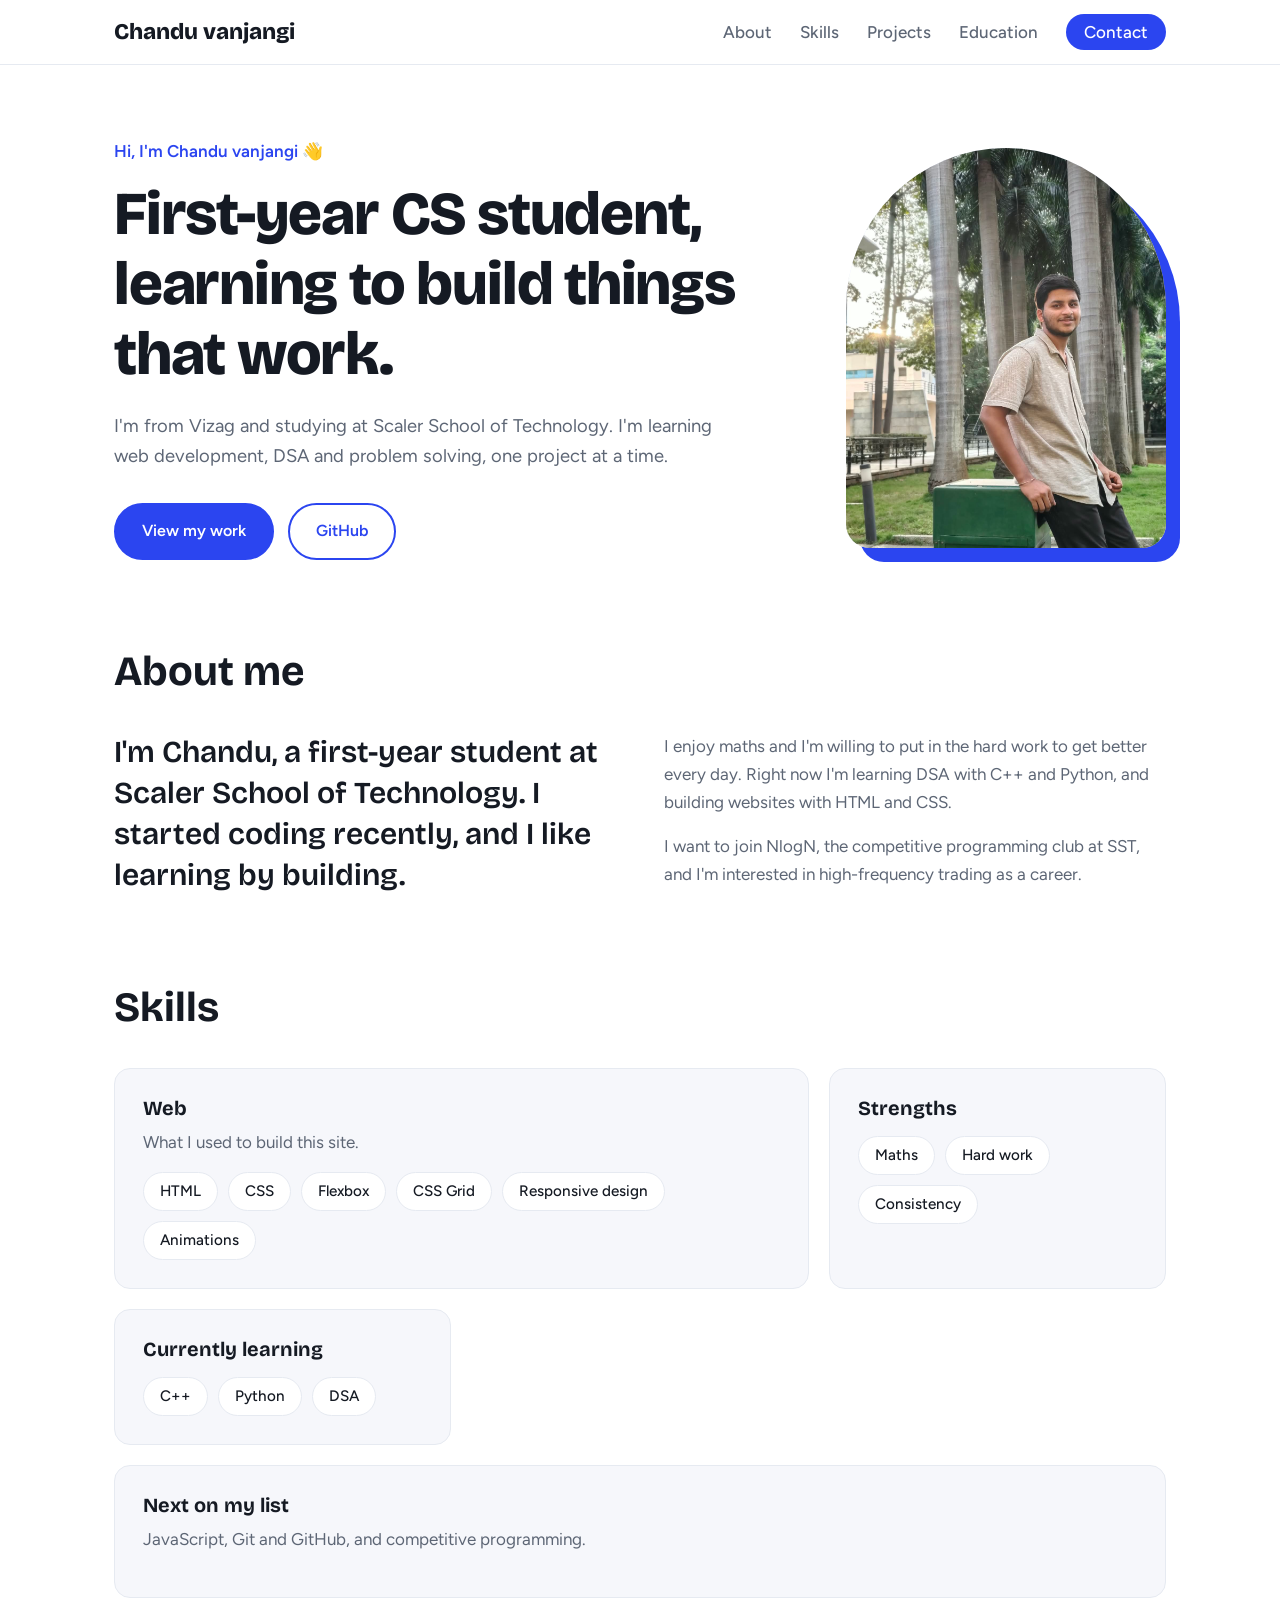
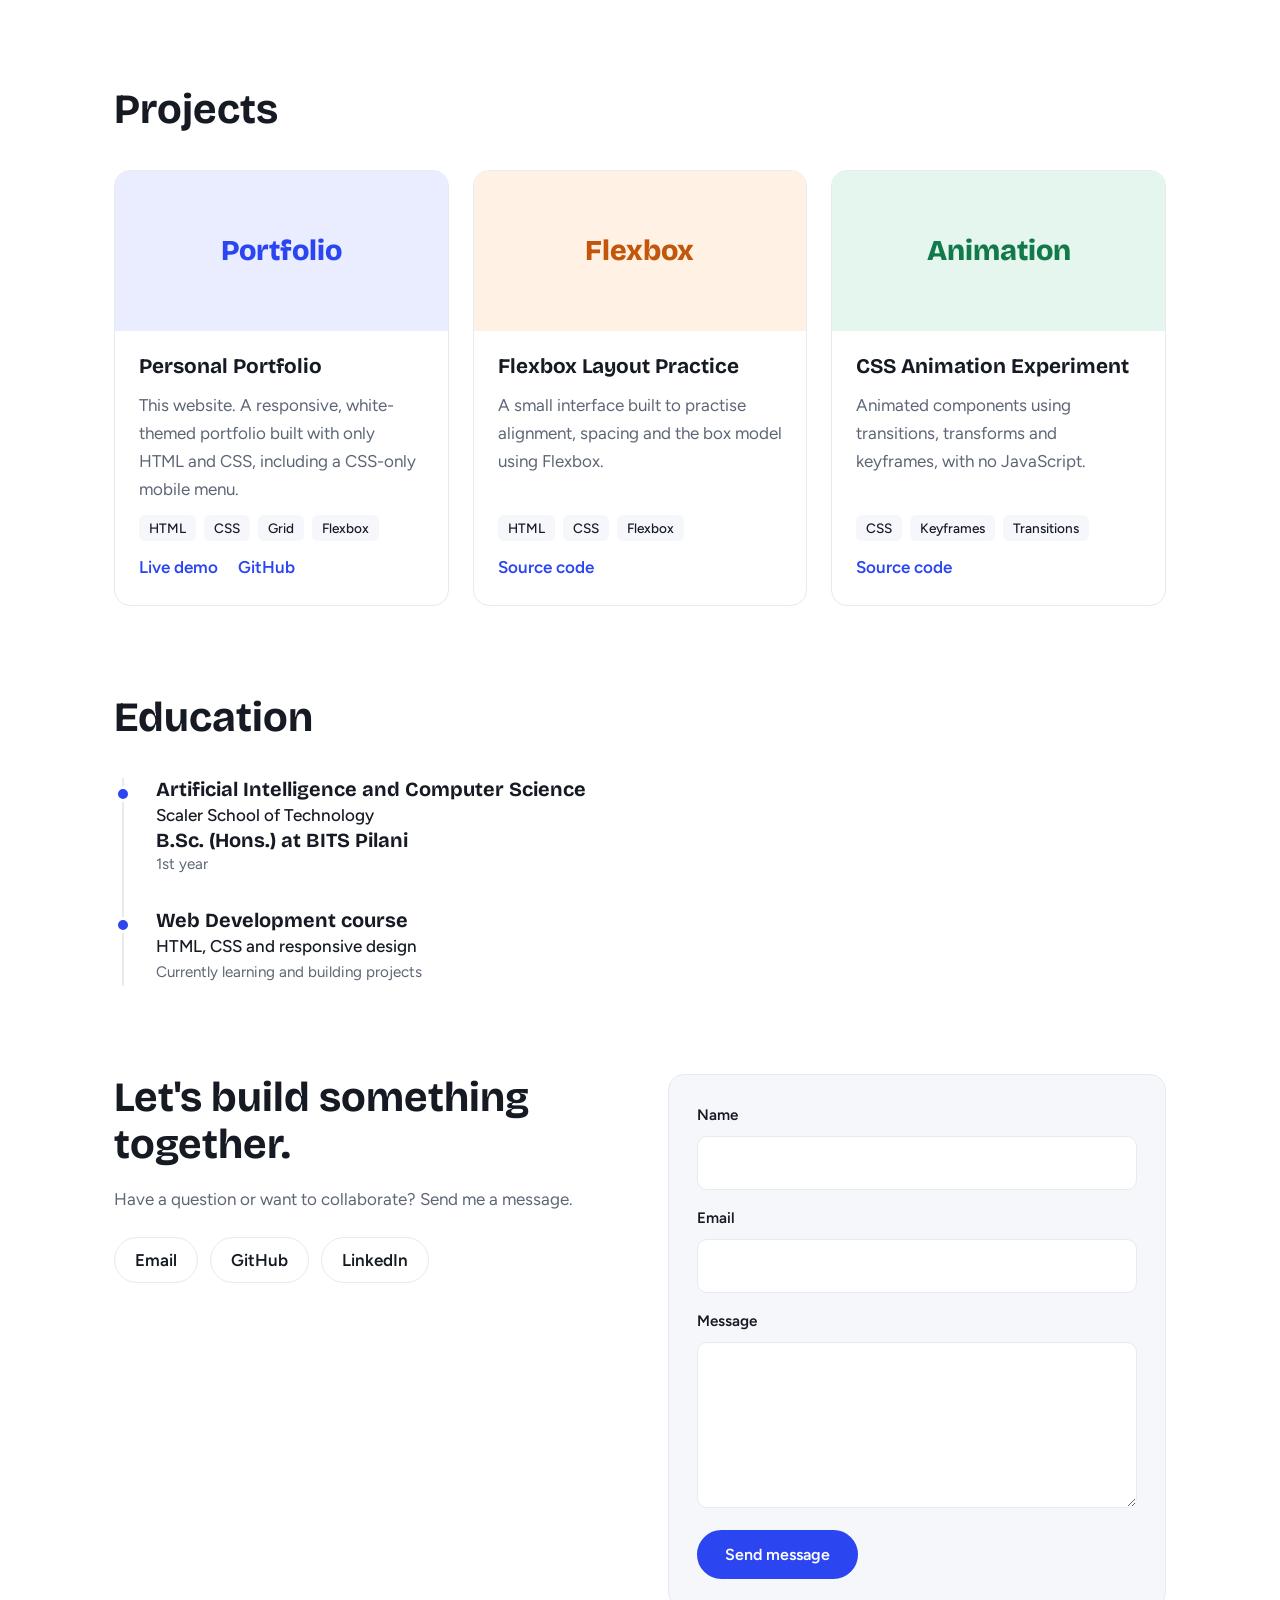
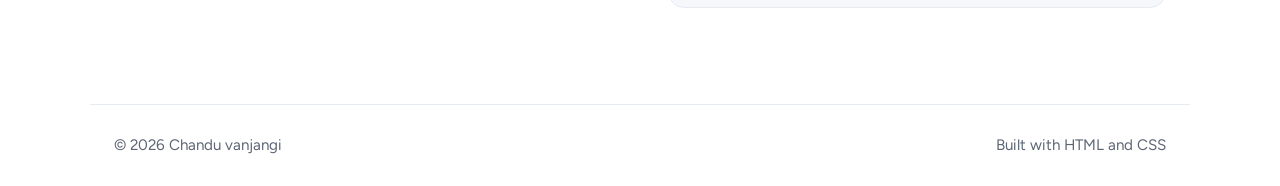
<file: index.html>
<!DOCTYPE html>
<html lang="en">
<head>
  <meta charset="UTF-8">
  <meta name="viewport" content="width=device-width, initial-scale=1">
  <title>Chandu | Portfolio</title>
  <meta name="description" content="Portfolio of Chandu, a first-year Computer Science student at Scaler School of Technology.">
  <link rel="preconnect" href="https://fonts.googleapis.com">
  <link rel="preconnect" href="https://fonts.gstatic.com" crossorigin>
  <link href="https://fonts.googleapis.com/css2?family=Bricolage+Grotesque:wght@600;700;800&family=Figtree:wght@400;500;600&display=swap" rel="stylesheet">
  <link rel="stylesheet" href="style.css">
</head>
<body>

  <!-- NAVBAR (sticky, CSS-only mobile menu) -->
  <header class="site-header">
    <nav class="nav" aria-label="Main navigation">
      <a class="logo" href="#hero">Chandu vanjangi</a>

      <input type="checkbox" id="menu-toggle" class="menu-toggle">
      <label for="menu-toggle" class="menu-button" aria-label="Toggle menu"><span></span></label>

      <ul class="nav-links">
        <li><a href="#about">About</a></li>
        <li><a href="#skills">Skills</a></li>
        <li><a href="#projects">Projects</a></li>
        <li><a href="#education">Education</a></li>
        <li><a href="#contact" class="nav-cta">Contact</a></li>
      </ul>
    </nav>
  </header>

  <main>

    <!-- HERO -->
    <section id="hero" class="hero">
      <div class="hero-text">
        <p class="hero-hello">Hi, I'm Chandu vanjangi 👋</p>
        <h1>First-year CS student, learning to build things that work.</h1>
        <p class="hero-intro">
          I'm from Vizag and studying at Scaler School of Technology.
          I'm learning web development, DSA and problem solving, one project at a time.
        </p>
        <div class="hero-buttons">
          <a href="#projects" class="btn btn-primary">View my work</a>
          <a href="https://github.com/chandu-vanjangi" class="btn btn-outline" target="_blank" rel="noopener">GitHub</a>
        </div>
      </div>

      <div class="hero-photo">
        <div class="photo-frame">
          <span class="photo-initial" aria-hidden="true">C</span>
          <img src="images/profile.jpeg" alt="Chandu vanjangi portrait">
        </div>
       
      </div>
    </section>

    <!-- ABOUT -->
    <section id="about" class="section">
      <h2>About me</h2>
      <div class="about-grid">
        <p class="about-lead">
          I'm Chandu, a first-year student at Scaler School of Technology.
          I started coding recently, and I like learning by building.
        </p>
        <div class="about-more">
          <p>
            I enjoy maths and I'm willing to put in the hard work to get better every day.
            Right now I'm learning DSA with C++ and Python, and building websites with HTML and CSS.
          </p>
          <p>
            I want to join NlogN, the competitive programming club at SST,
            and I'm interested in high-frequency trading as a career.
          </p>
        </div>
      </div>
    </section>

    <!-- SKILLS (CSS Grid bento) -->
    <section id="skills" class="section">
      <h2>Skills</h2>
      <div class="skills-grid">

        <article class="skill-card skill-web">
          <h3>Web</h3>
          <p>What I used to build this site.</p>
          <ul class="pills">
            <li>HTML</li>
            <li>CSS</li>
            <li>Flexbox</li>
            <li>CSS Grid</li>
            <li>Responsive design</li>
            <li>Animations</li>
          </ul>
        </article>

        <article class="skill-card">
          <h3>Strengths</h3>
          <ul class="pills">
            <li>Maths</li>
            <li>Hard work</li>
            <li>Consistency</li>
          </ul>
        </article>

        <article class="skill-card">
          <h3>Currently learning</h3>
          <ul class="pills">
            <li>C++</li>
            <li>Python</li>
            <li>DSA</li>
          </ul>
        </article>

        <article class="skill-card skill-wide">
          <h3>Next on my list</h3>
          <p>JavaScript, Git and GitHub, and competitive programming.</p>
        </article>

      </div>
    </section>

    <!-- PROJECTS -->
    <section id="projects" class="section">
      <h2>Projects</h2>
      <div class="projects-grid">

        <article class="project-card">
          <div class="project-thumb thumb-1" aria-hidden="true">
            <span>Portfolio</span>
          </div>
          <div class="project-body">
            <h3>Personal Portfolio</h3>
            <p>This website. A responsive, white-themed portfolio built with only HTML and CSS, including a CSS-only mobile menu.</p>
            <ul class="tags"><li>HTML</li><li>CSS</li><li>Grid</li><li>Flexbox</li></ul>
            <div class="project-links">
              <a href="#hero">Live demo</a>
              <a href="https://github.com/chandu-vanjangi" target="_blank" rel="noopener">GitHub</a>
            </div>
          </div>
        </article>

        <article class="project-card">
          <div class="project-thumb thumb-2" aria-hidden="true">
            <span>Flexbox</span>
          </div>
          <div class="project-body">
            <h3>Flexbox Layout Practice</h3>
            <p>A small interface built to practise alignment, spacing and the box model using Flexbox.</p>
            <ul class="tags"><li>HTML</li><li>CSS</li><li>Flexbox</li></ul>
            <div class="project-links">
              <a href="https://github.com/chandu-vanjangi" target="_blank" rel="noopener">Source code</a>
            </div>
          </div>
        </article>

        <article class="project-card">
          <div class="project-thumb thumb-3" aria-hidden="true">
            <span>Animation</span>
          </div>
          <div class="project-body">
            <h3>CSS Animation Experiment</h3>
            <p>Animated components using transitions, transforms and keyframes, with no JavaScript.</p>
            <ul class="tags"><li>CSS</li><li>Keyframes</li><li>Transitions</li></ul>
            <div class="project-links">
              <a href="https://github.com/chandu-vanjangi" target="_blank" rel="noopener">Source code</a>
            </div>
          </div>
        </article>

      </div>
    </section>

    <!-- EDUCATION -->
    <section id="education" class="section">
      <h2>Education</h2>
      <div class="timeline">
        <article class="timeline-item">
          <h3>Artificial Intelligence and Computer Science</h3>
          <p class="timeline-place">Scaler School of Technology</p>
          <h3>B.Sc. (Hons.) at BITS Pilani</h3>
          <p class="timeline-date">1st year</p>
        </article>
        <article class="timeline-item">
          <h3>Web Development course</h3>
          <p class="timeline-place">HTML, CSS and responsive design</p>
          <p class="timeline-date">Currently learning and building projects</p>
        </article>
      </div>
    </section>

    <!-- CONTACT -->
    <section id="contact" class="section contact">
      <div class="contact-info">
        <h2>Let's build something together.</h2>
        <p>Have a question or want to collaborate? Send me a message.</p>
        <ul class="contact-links">
          <li><a href="mailto:vanjangi.chandu18@gmail.com">Email</a></li>
          <li><a href="https://github.com/chandu-vanjangi" target="_blank" rel="noopener">GitHub</a></li>
          <li><a href="https://www.linkedin.com/in/vanjangi-chandu-4593a7421/" target="_blank" rel="noopener">LinkedIn</a></li>
        </ul>
      </div>

      <!-- Front-end only form: opens the visitor's email app -->
      <form class="contact-form" action="mailto:vanjangi.chandu18@gmail.com" method="post" enctype="text/plain">
        <label for="name">Name</label>
        <input type="text" id="name" name="name" required>

        <label for="email">Email</label>
        <input type="email" id="email" name="email" required>

        <label for="message">Message</label>
        <textarea id="message" name="message" rows="5" required></textarea>

        <button type="submit" class="btn btn-primary">Send message</button>
      </form>
    </section>

  </main>

  <!-- FOOTER -->
  <footer class="site-footer">
    <p>© 2026 Chandu vanjangi</p>
    <p>Built with HTML and CSS</p>
  </footer>

</body>
</html>
</file>
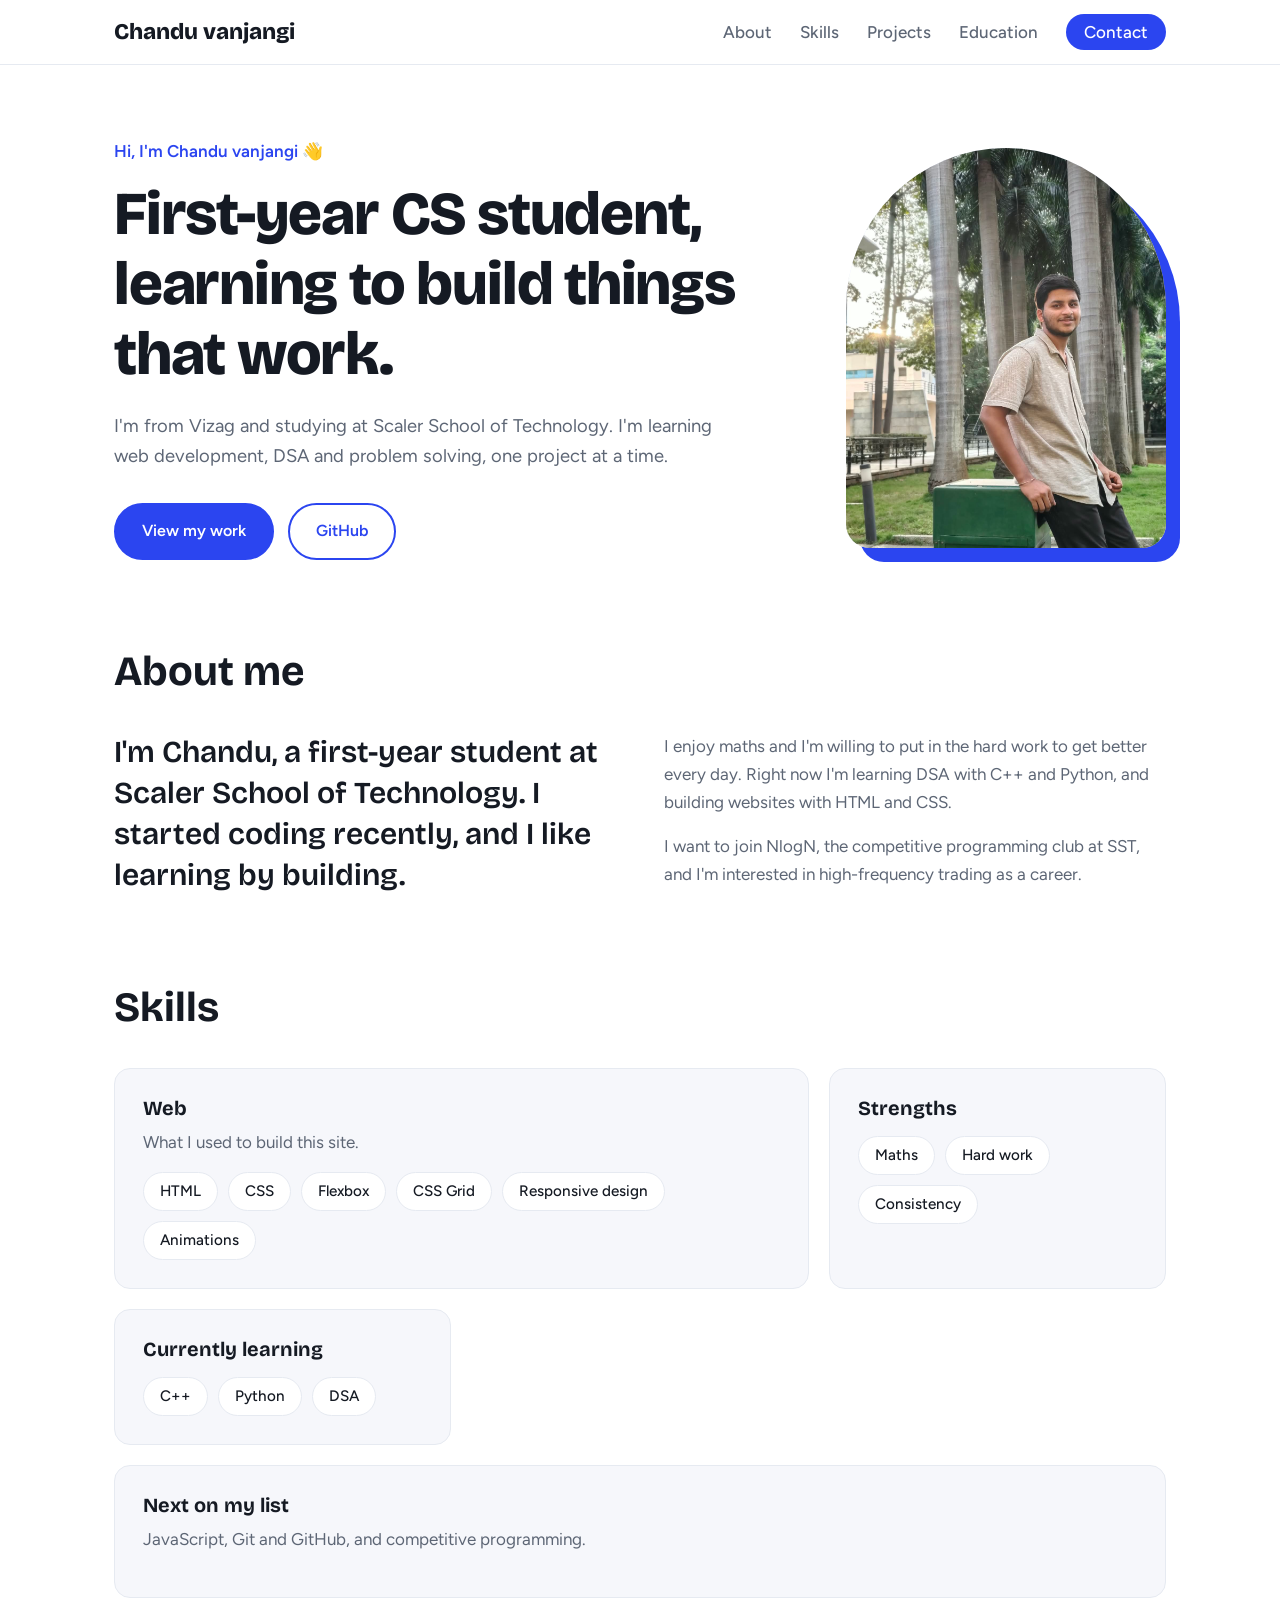
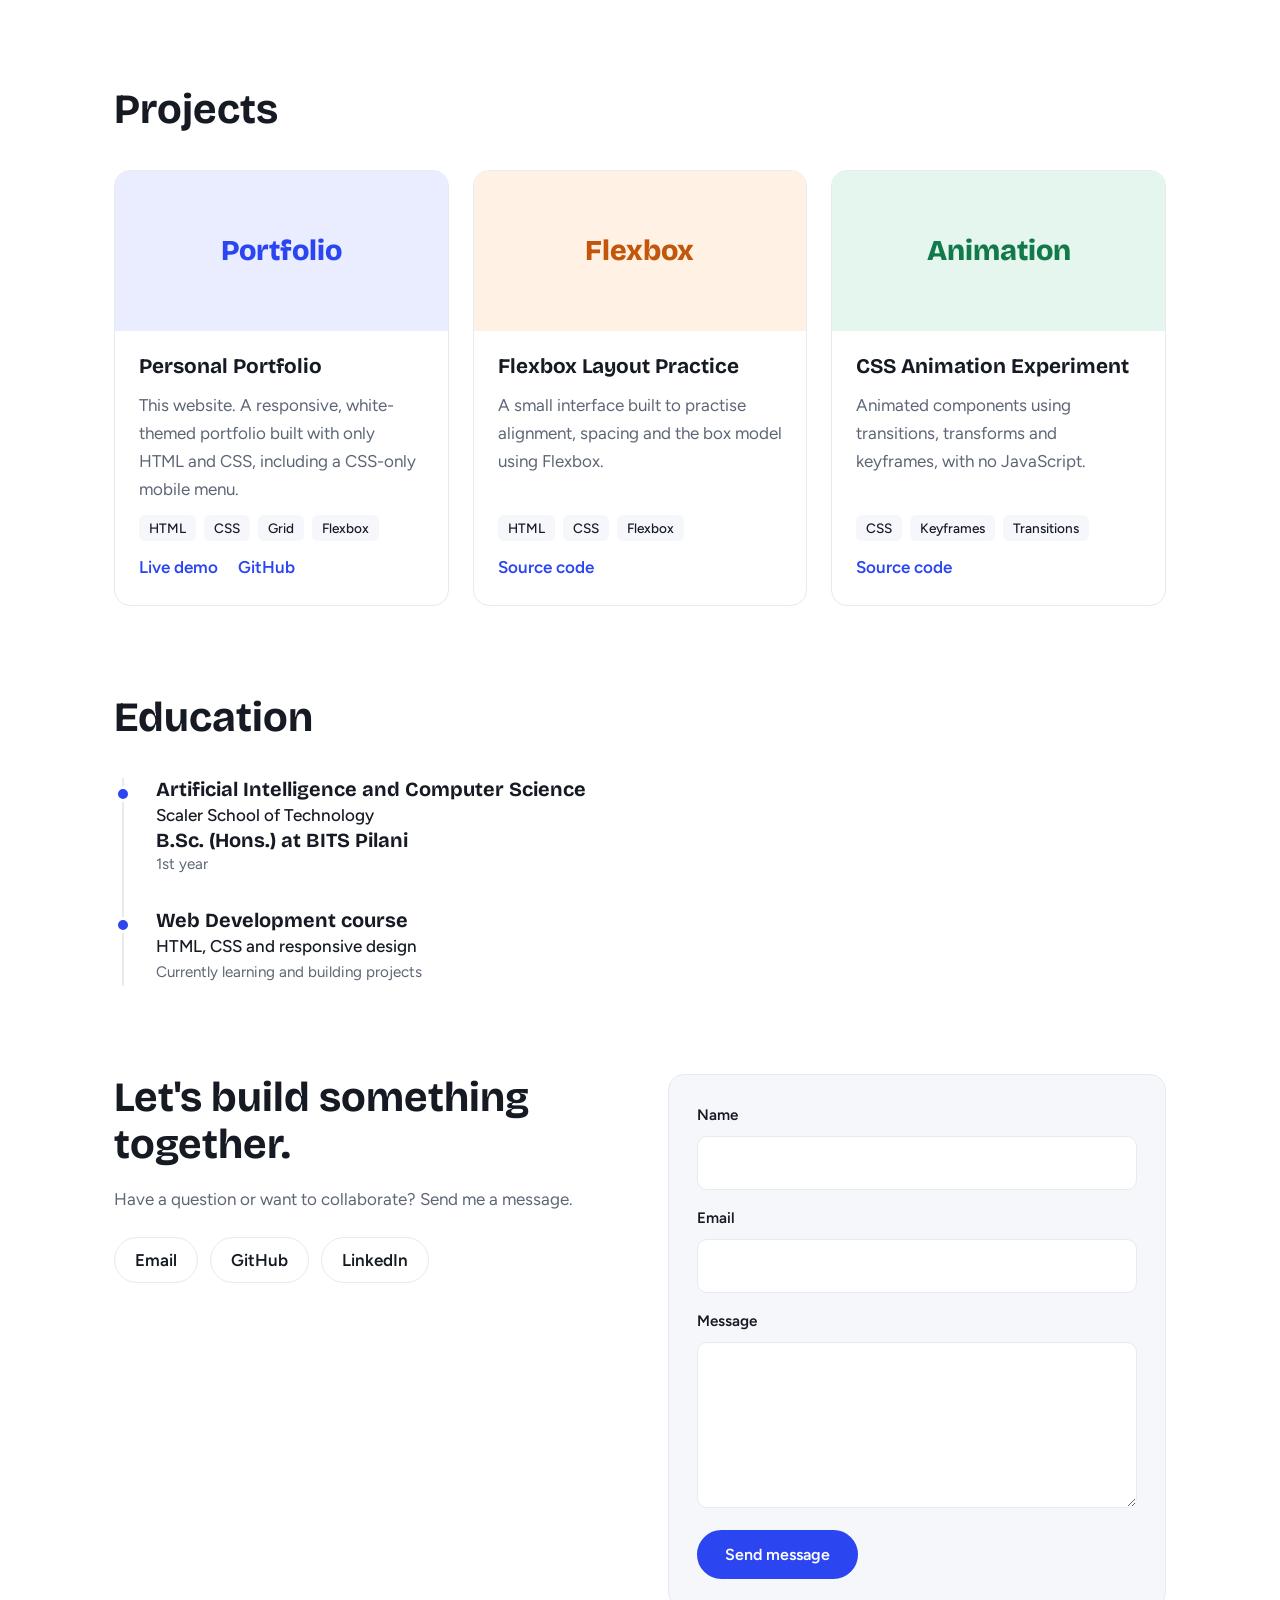
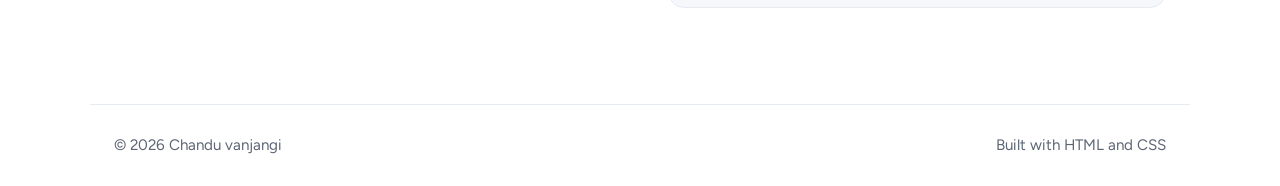
<file: website.html>
<!DOCTYPE html>
<html lang="en">
<head>
  <meta charset="UTF-8">
  <meta name="viewport" content="width=device-width, initial-scale=1">
  <title>Chandu | Portfolio</title>
  <meta name="description" content="Portfolio of Chandu, a first-year Computer Science student at Scaler School of Technology.">
  <link rel="preconnect" href="https://fonts.googleapis.com">
  <link rel="preconnect" href="https://fonts.gstatic.com" crossorigin>
  <link href="https://fonts.googleapis.com/css2?family=Bricolage+Grotesque:wght@600;700;800&family=Figtree:wght@400;500;600&display=swap" rel="stylesheet">
  <style>/* ---------- DESIGN TOKENS: change a color here and it changes everywhere ---------- */
:root {
  --bg: #ffffff;
  --surface: #f6f7fb;
  --text: #151a23;
  --muted: #5d6675;
  --line: #e6eaf1;
  --accent: #2b45f0;
  --accent-soft: #e9edff;

  --font-head: "Bricolage Grotesque", "Segoe UI", system-ui, sans-serif;
  --font-body: "Figtree", "Segoe UI", system-ui, sans-serif;

  --radius: 16px;
  --nav-height: 64px;
}

/* ---------- RESET + BASE ---------- */
/* border-box: width includes padding + border (box model fix) */
*, *::before, *::after { box-sizing: border-box; }

html {
  scroll-behavior: smooth;
  scroll-padding-top: var(--nav-height); /* sticky nav won't cover section titles */
}

body {
  margin: 0;
  background: var(--bg);
  color: var(--text);
  font-family: var(--font-body);
  font-size: 1.0625rem;
  line-height: 1.65;
}

h1, h2, h3 {
  font-family: var(--font-head);
  line-height: 1.15;
  margin: 0;
}

p { margin: 0; }
ul { list-style: none; margin: 0; padding: 0; }
a { color: inherit; }
img { max-width: 100%; display: block; }

:focus-visible {
  outline: 3px solid var(--accent);
  outline-offset: 3px;
}

/* ---------- NAVBAR (position: sticky + Flexbox) ---------- */
.site-header {
  position: sticky;
  top: 0;
  z-index: 100;               /* keeps nav above all content */
  background: rgba(255, 255, 255, 0.95);
  border-bottom: 1px solid var(--line);
}

.nav {
  max-width: 1100px;
  margin: 0 auto;
  height: var(--nav-height);
  padding: 0 24px;
  display: flex;
  align-items: center;
  justify-content: space-between;
}

.logo {
  font-family: var(--font-head);
  font-weight: 800;
  font-size: 1.4rem;
  text-decoration: none;
}

.nav-links {
  display: flex;
  align-items: center;
  gap: 28px;
}

.nav-links a {
  text-decoration: none;
  font-weight: 500;
  color: var(--muted);
  transition: color 0.2s ease;
}
.nav-links a:hover { color: var(--text); }

.nav-links .nav-cta {
  color: #fff;
  background: var(--accent);
  padding: 8px 18px;
  border-radius: 999px;
}
.nav-links .nav-cta:hover { color: #fff; background: #1f33c4; }

/* CSS-only hamburger: hidden checkbox + label */
.menu-toggle { display: none; }
.menu-button { display: none; }

@media (max-width: 760px) {
  .menu-button {
    display: flex;
    align-items: center;
    justify-content: center;
    width: 44px;
    height: 44px;
    cursor: pointer;
  }

  /* the three lines are one span + its pseudo-elements */
  .menu-button span,
  .menu-button span::before,
  .menu-button span::after {
    content: "";
    display: block;
    width: 22px;
    height: 2px;
    background: var(--text);
    position: relative;
    transition: transform 0.25s ease, background 0.25s ease;
  }
  .menu-button span::before { position: absolute; top: -7px; }
  .menu-button span::after  { position: absolute; top: 7px; }

  /* checked = menu open: turn the lines into an X */
  .menu-toggle:checked + .menu-button span { background: transparent; }
  .menu-toggle:checked + .menu-button span::before { transform: translateY(7px) rotate(45deg); }
  .menu-toggle:checked + .menu-button span::after  { transform: translateY(-7px) rotate(-45deg); }

  .nav-links {
    display: none;
    position: absolute;       /* drops below the navbar */
    top: var(--nav-height);
    left: 0;
    right: 0;
    flex-direction: column;
    align-items: stretch;
    gap: 0;
    background: var(--bg);
    border-bottom: 1px solid var(--line);
    padding: 8px 24px 20px;
  }
  .nav-links li a { display: block; padding: 12px 0; }
  .nav-links .nav-cta { margin-top: 8px; text-align: center; }

  .menu-toggle:checked ~ .nav-links { display: flex; }
}

/* ---------- SHARED LAYOUT ---------- */
.section {
  max-width: 1100px;
  margin: 0 auto;
  padding: 88px 24px 0;
}

.section > h2 {
  font-size: clamp(1.9rem, 4vw, 2.6rem);
  margin-bottom: 36px;
}

/* Buttons */
.btn {
  display: inline-block;
  padding: 13px 26px;
  border-radius: 999px;
  font-family: var(--font-body);
  font-size: 1rem;
  font-weight: 600;
  text-decoration: none;
  border: 2px solid var(--accent);
  cursor: pointer;
  transition: transform 0.2s ease, background 0.2s ease, color 0.2s ease;
}
.btn-primary { background: var(--accent); color: #fff; }
.btn-primary:hover { background: #1f33c4; border-color: #1f33c4; transform: translateY(-3px); }
.btn-outline { background: transparent; color: var(--accent); }
.btn-outline:hover { background: var(--accent-soft); transform: translateY(-3px); }

/* ---------- HERO (Flexbox split layout) ---------- */
.hero {
  max-width: 1100px;
  margin: 0 auto;
  padding: 72px 24px 0;
  display: flex;
  align-items: center;
  justify-content: space-between;
  gap: 56px;
}

.hero-text { flex: 1; }     /* text takes the leftover space */

.hero-hello {
  font-weight: 600;
  color: var(--accent);
  margin-bottom: 14px;
}

.hero h1 {
  font-size: clamp(2.3rem, 5.2vw, 3.8rem);
  font-weight: 800;
  letter-spacing: -0.02em;
  margin-bottom: 22px;
}

.hero-intro {
  max-width: 52ch;
  color: var(--muted);
  font-size: 1.15rem;
  margin-bottom: 32px;
}

.hero-buttons { display: flex; flex-wrap: wrap; gap: 14px; }

/* Photo: arch shape + offset accent block behind it */
.hero-photo {
  position: relative;       /* anchor for the absolute badge */
  flex: 0 0 auto;
}

.photo-frame {
  position: relative;
  width: 320px;
  height: 400px;
  border-radius: 160px 160px 24px 24px;   /* round top = arch */
  background: var(--accent-soft);
  overflow: hidden;
  box-shadow: 14px 14px 0 var(--accent);
  animation: rise 0.9s ease both;          /* page-load animation */
}

.photo-frame img {
  position: absolute;
  inset: 0;                  /* covers the whole frame */
  width: 100%;
  height: 100%;
  object-fit: cover;         /* crops instead of stretching */
  object-position: center top;
}

/* Shown behind the photo until you add images/profile.jpg */
.photo-initial {
  position: absolute;
  inset: 0;
  display: flex;
  align-items: center;
  justify-content: center;
  font-family: var(--font-head);
  font-size: 9rem;
  font-weight: 800;
  color: var(--accent);
}

.badge {
  position: absolute;
  left: -28px;
  bottom: 36px;
  background: #fff;
  border: 1px solid var(--line);
  border-radius: 999px;
  padding: 8px 18px;
  font-size: 0.95rem;
  font-weight: 600;
  box-shadow: 0 6px 20px rgba(21, 26, 35, 0.1);
  animation: float 4s ease-in-out infinite;  /* gentle floating loop */
}

@keyframes rise {
  from { opacity: 0; transform: translateY(24px); }
  to   { opacity: 1; transform: translateY(0); }
}

@keyframes float {
  0%, 100% { transform: translateY(0); }
  50%      { transform: translateY(-8px); }
}

@media (max-width: 860px) {
  .hero {
    flex-direction: column-reverse;   /* photo first on mobile */
    align-items: flex-start;
    padding-top: 40px;
    gap: 44px;
  }
  .photo-frame { width: 260px; height: 330px; border-radius: 130px 130px 20px 20px; }
  .badge { left: 150px; }
}

/* ---------- ABOUT (Grid: 2 columns -> 1 column) ---------- */
.about-grid {
  display: grid;
  grid-template-columns: 1fr 1fr;
  gap: 48px;
  align-items: start;
}

.about-lead {
  font-family: var(--font-head);
  font-size: clamp(1.4rem, 2.6vw, 1.9rem);
  font-weight: 600;
  line-height: 1.35;
}

.about-more { display: grid; gap: 16px; color: var(--muted); }

@media (max-width: 760px) {
  .about-grid { grid-template-columns: 1fr; gap: 24px; }
}

/* ---------- SKILLS (Grid bento: cards span different columns) ---------- */
.skills-grid {
  display: grid;
  grid-template-columns: repeat(3, 1fr);
  gap: 20px;
}

.skill-card {
  background: var(--surface);
  border: 1px solid var(--line);
  border-radius: var(--radius);
  padding: 28px;
  transition: transform 0.25s ease, border-color 0.25s ease;
}
.skill-card:hover { transform: translateY(-6px); border-color: var(--accent); }

.skill-card h3 { font-size: 1.25rem; margin-bottom: 8px; }
.skill-card > p { color: var(--muted); margin-bottom: 16px; }
.skill-card > h3 + .pills { margin-top: 16px; }

.skill-web  { grid-column: span 2; }   /* wide card */
.skill-wide { grid-column: span 3; }   /* full-width card */

.pills { display: flex; flex-wrap: wrap; gap: 10px; }
.pills li {
  background: #fff;
  border: 1px solid var(--line);
  border-radius: 999px;
  padding: 6px 16px;
  font-weight: 500;
  font-size: 0.95rem;
}

@media (max-width: 860px) {
  .skills-grid { grid-template-columns: 1fr 1fr; }
  .skill-web, .skill-wide { grid-column: span 2; }
}
@media (max-width: 560px) {
  .skills-grid { grid-template-columns: 1fr; }
  .skill-web, .skill-wide { grid-column: span 1; }
}

/* ---------- PROJECTS (Grid: auto-fit makes it responsive by itself) ---------- */
.projects-grid {
  display: grid;
  grid-template-columns: repeat(auto-fit, minmax(290px, 1fr));
  gap: 24px;
}

.project-card {
  display: flex;
  flex-direction: column;
  background: #fff;
  border: 1px solid var(--line);
  border-radius: var(--radius);
  overflow: hidden;
  transition: transform 0.25s ease, box-shadow 0.25s ease;
}
.project-card:hover {
  transform: translateY(-8px);
  box-shadow: 0 18px 36px rgba(21, 26, 35, 0.1);
}

/* Colored thumbnails (swap for screenshots later) */
.project-thumb {
  height: 160px;
  display: flex;
  align-items: center;
  justify-content: center;
}
.project-thumb span {
  font-family: var(--font-head);
  font-size: 1.8rem;
  font-weight: 800;
  transition: transform 0.3s ease;
}
.project-card:hover .project-thumb span { transform: scale(1.1); }

.thumb-1 { background: var(--accent-soft); color: var(--accent); }
.thumb-2 { background: #fff1e3; color: #c2570c; }
.thumb-3 { background: #e5f6ee; color: #12794a; }

.project-body {
  flex: 1;                       /* body fills card so links stick to the bottom */
  display: flex;
  flex-direction: column;
  gap: 12px;
  padding: 24px;
}
.project-body h3 { font-size: 1.3rem; }
.project-body > p { color: var(--muted); flex: 1; }

.tags { display: flex; flex-wrap: wrap; gap: 8px; }
.tags li {
  background: var(--surface);
  border-radius: 6px;
  padding: 2px 10px;
  font-size: 0.85rem;
  font-weight: 500;
}

.project-links { display: flex; gap: 20px; font-weight: 600; }
.project-links a { color: var(--accent); text-decoration: none; }
.project-links a:hover { text-decoration: underline; }

/* ---------- EDUCATION (timeline: border + pseudo-element dots) ---------- */
.timeline {
  border-left: 2px solid var(--line);
  margin-left: 8px;
  display: grid;
  gap: 32px;
}

.timeline-item {
  position: relative;
  padding-left: 32px;
}
.timeline-item::before {          /* the dot on the line */
  content: "";
  position: absolute;
  left: -9px;
  top: 8px;
  width: 16px;
  height: 16px;
  border-radius: 50%;
  background: var(--accent);
  border: 3px solid #fff;
}

.timeline-item h3 { font-size: 1.25rem; }
.timeline-place { font-weight: 500; }
.timeline-date { color: var(--muted); font-size: 0.95rem; }

/* ---------- CONTACT ---------- */
.contact {
  display: grid;
  grid-template-columns: 1fr 1fr;
  gap: 56px;
  align-items: start;
}

.contact-info h2 {
  font-size: clamp(1.9rem, 4vw, 2.6rem);
  margin-bottom: 16px;
}
.contact-info > p { color: var(--muted); margin-bottom: 24px; }

.contact-links { display: flex; flex-wrap: wrap; gap: 12px; }
.contact-links a {
  display: inline-block;
  padding: 8px 20px;
  border: 1px solid var(--line);
  border-radius: 999px;
  text-decoration: none;
  font-weight: 600;
  transition: background 0.2s ease, border-color 0.2s ease;
}
.contact-links a:hover { background: var(--accent-soft); border-color: var(--accent); }

.contact-form {
  display: flex;
  flex-direction: column;
  gap: 8px;
  background: var(--surface);
  border: 1px solid var(--line);
  border-radius: var(--radius);
  padding: 28px;
}
.contact-form label { font-weight: 600; font-size: 0.95rem; }
.contact-form input,
.contact-form textarea {
  font: inherit;
  padding: 12px 14px;
  border: 1px solid var(--line);
  border-radius: 10px;
  background: #fff;
  margin-bottom: 8px;
  transition: border-color 0.2s ease, box-shadow 0.2s ease;
}
.contact-form input:focus,
.contact-form textarea:focus {
  outline: none;
  border-color: var(--accent);
  box-shadow: 0 0 0 3px var(--accent-soft);
}
.contact-form textarea { resize: vertical; }
.contact-form .btn { align-self: flex-start; margin-top: 6px; }

@media (max-width: 760px) {
  .contact { grid-template-columns: 1fr; gap: 32px; }
}

/* ---------- FOOTER ---------- */
.site-footer {
  margin: 96px auto 0;
  border-top: 1px solid var(--line);
  padding: 28px 24px;
  display: flex;
  flex-wrap: wrap;
  justify-content: space-between;
  gap: 8px;
  max-width: 1100px;
  color: var(--muted);
  font-size: 0.95rem;
}

/* Respect people who turn animations off */
@media (prefers-reduced-motion: reduce) {
  *, *::before, *::after { animation: none !important; transition: none !important; scroll-behavior: auto; }
}</style>
</head>
<body>

  <!-- NAVBAR (sticky, CSS-only mobile menu) -->
  <header class="site-header">
    <nav class="nav" aria-label="Main navigation">
      <a class="logo" href="#hero">Chandu vanjangi</a>

      <input type="checkbox" id="menu-toggle" class="menu-toggle">
      <label for="menu-toggle" class="menu-button" aria-label="Toggle menu"><span></span></label>

      <ul class="nav-links">
        <li><a href="#about">About</a></li>
        <li><a href="#skills">Skills</a></li>
        <li><a href="#projects">Projects</a></li>
        <li><a href="#education">Education</a></li>
        <li><a href="#contact" class="nav-cta">Contact</a></li>
      </ul>
    </nav>
  </header>

  <main>

    <!-- HERO -->
    <section id="hero" class="hero">
      <div class="hero-text">
        <p class="hero-hello">Hi, I'm Chandu vanjangi 👋</p>
        <h1>First-year CS student, learning to build things that work.</h1>
        <p class="hero-intro">
          I'm from Vizag and studying at Scaler School of Technology.
          I'm learning web development, DSA and problem solving, one project at a time.
        </p>
        <div class="hero-buttons">
          <a href="#projects" class="btn btn-primary">View my work</a>
          <a href="https://github.com/chandu-vanjangi" class="btn btn-outline" target="_blank" rel="noopener">GitHub</a>
        </div>
      </div>

      <div class="hero-photo">
        <div class="photo-frame">
          <span class="photo-initial" aria-hidden="true">C</span>
          <!-- Put your photo at images/profile.jpg -->
          <img src="WhatsApp Image 2026-10-11 at 17.56.47 (2).jpeg" alt="Chandu vanjangi portrait">
        </div>
       
      </div>
    </section>

    <!-- ABOUT -->
    <section id="about" class="section">
      <h2>About me</h2>
      <div class="about-grid">
        <p class="about-lead">
          I'm Chandu, a first-year student at Scaler School of Technology.
          I started coding recently, and I like learning by building.
        </p>
        <div class="about-more">
          <p>
            I enjoy maths and I'm willing to put in the hard work to get better every day.
            Right now I'm learning DSA with C++ and Python, and building websites with HTML and CSS.
          </p>
          <p>
            I want to join NlogN, the competitive programming club at SST,
            and I'm interested in high-frequency trading as a career.
          </p>
        </div>
      </div>
    </section>

    <!-- SKILLS (CSS Grid bento) -->
    <section id="skills" class="section">
      <h2>Skills</h2>
      <div class="skills-grid">

        <article class="skill-card skill-web">
          <h3>Web</h3>
          <p>What I used to build this site.</p>
          <ul class="pills">
            <li>HTML</li>
            <li>CSS</li>
            <li>Flexbox</li>
            <li>CSS Grid</li>
            <li>Responsive design</li>
            <li>Animations</li>
          </ul>
        </article>

        <article class="skill-card">
          <h3>Strengths</h3>
          <ul class="pills">
            <li>Maths</li>
            <li>Hard work</li>
            <li>Consistency</li>
          </ul>
        </article>

        <article class="skill-card">
          <h3>Currently learning</h3>
          <ul class="pills">
            <li>C++</li>
            <li>Python</li>
            <li>DSA</li>
          </ul>
        </article>

        <article class="skill-card skill-wide">
          <h3>Next on my list</h3>
          <p>JavaScript, Git and GitHub, and competitive programming.</p>
        </article>

      </div>
    </section>

    <!-- PROJECTS -->
    <section id="projects" class="section">
      <h2>Projects</h2>
      <div class="projects-grid">

        <article class="project-card">
          <div class="project-thumb thumb-1" aria-hidden="true">
            <span>Portfolio</span>
          </div>
          <div class="project-body">
            <h3>Personal Portfolio</h3>
            <p>This website. A responsive, white-themed portfolio built with only HTML and CSS, including a CSS-only mobile menu.</p>
            <ul class="tags"><li>HTML</li><li>CSS</li><li>Grid</li><li>Flexbox</li></ul>
            <div class="project-links">
              <a href="#hero">Live demo</a>
              <a href="https://github.com/chandu-vanjangi" target="_blank" rel="noopener">GitHub</a>
            </div>
          </div>
        </article>

        <article class="project-card">
          <div class="project-thumb thumb-2" aria-hidden="true">
            <span>Flexbox</span>
          </div>
          <div class="project-body">
            <h3>Flexbox Layout Practice</h3>
            <p>A small interface built to practise alignment, spacing and the box model using Flexbox.</p>
            <ul class="tags"><li>HTML</li><li>CSS</li><li>Flexbox</li></ul>
            <div class="project-links">
              <a href="https://github.com/chandu-vanjangi" target="_blank" rel="noopener">Source code</a>
            </div>
          </div>
        </article>

        <article class="project-card">
          <div class="project-thumb thumb-3" aria-hidden="true">
            <span>Animation</span>
          </div>
          <div class="project-body">
            <h3>CSS Animation Experiment</h3>
            <p>Animated components using transitions, transforms and keyframes, with no JavaScript.</p>
            <ul class="tags"><li>CSS</li><li>Keyframes</li><li>Transitions</li></ul>
            <div class="project-links">
              <a href="https://github.com/chandu-vanjangi" target="_blank" rel="noopener">Source code</a>
            </div>
          </div>
        </article>

      </div>
    </section>

    <!-- EDUCATION -->
    <section id="education" class="section">
      <h2>Education</h2>
      <div class="timeline">
        <article class="timeline-item">
          <h3>Artificial Intelligence and Computer Science</h3>
          <p class="timeline-place">Scaler School of Technology</p>
          <h3>B.Sc. (Hons.) at BITS Pilani</h3>
          <p class="timeline-date">1st year</p>
        </article>
        <article class="timeline-item">
          <h3>Web Development course</h3>
          <p class="timeline-place">HTML, CSS and responsive design</p>
          <p class="timeline-date">Currently learning and building projects</p>
        </article>
      </div>
    </section>

    <!-- CONTACT -->
    <section id="contact" class="section contact">
      <div class="contact-info">
        <h2>Let's build something together.</h2>
        <p>Have a question or want to collaborate? Send me a message.</p>
        <ul class="contact-links">
          <li><a href="mailto:vanjangi.chandu18@gmail.com">Email</a></li>
          <li><a href="https://github.com/chandu-vanjangi" target="_blank" rel="noopener">GitHub</a></li>
          <li><a href="https://www.linkedin.com/in/vanjangi-chandu-4593a7421/" target="_blank" rel="noopener">LinkedIn</a></li>
        </ul>
      </div>

      <!-- Front-end only form: opens the visitor's email app -->
      <form class="contact-form" action="mailto:vanjangi.chandu18@gmail.com" method="post" enctype="text/plain">
        <label for="name">Name</label>
        <input type="text" id="name" name="name" required>

        <label for="email">Email</label>
        <input type="email" id="email" name="email" required>

        <label for="message">Message</label>
        <textarea id="message" name="message" rows="5" required></textarea>

        <button type="submit" class="btn btn-primary">Send message</button>
      </form>
    </section>

  </main>

  <!-- FOOTER -->
  <footer class="site-footer">
    <p>© 2026 Chandu vanjangi</p>
    <p>Built with HTML and CSS</p>
  </footer>

</body>
</html>
</file>
<file: style.css>
/* ---------- DESIGN TOKENS: change a color here and it changes everywhere ---------- */
:root {
  --bg: #ffffff;
  --surface: #f6f7fb;
  --text: #151a23;
  --muted: #5d6675;
  --line: #e6eaf1;
  --accent: #2b45f0;
  --accent-soft: #e9edff;

  --font-head: "Bricolage Grotesque", "Segoe UI", system-ui, sans-serif;
  --font-body: "Figtree", "Segoe UI", system-ui, sans-serif;

  --radius: 16px;
  --nav-height: 64px;
}

/* ---------- RESET + BASE ---------- */
/* border-box: width includes padding + border (box model fix) */
*, *::before, *::after { box-sizing: border-box; }

html {
  scroll-behavior: smooth;
  scroll-padding-top: var(--nav-height); /* sticky nav won't cover section titles */
}

body {
  margin: 0;
  background: var(--bg);
  color: var(--text);
  font-family: var(--font-body);
  font-size: 1.0625rem;
  line-height: 1.65;
}

h1, h2, h3 {
  font-family: var(--font-head);
  line-height: 1.15;
  margin: 0;
}

p { margin: 0; }
ul { list-style: none; margin: 0; padding: 0; }
a { color: inherit; }
img { max-width: 100%; display: block; }

:focus-visible {
  outline: 3px solid var(--accent);
  outline-offset: 3px;
}

/* ---------- NAVBAR (position: sticky + Flexbox) ---------- */
.site-header {
  position: sticky;
  top: 0;
  z-index: 100;               /* keeps nav above all content */
  background: rgba(255, 255, 255, 0.95);
  border-bottom: 1px solid var(--line);
}

.nav {
  max-width: 1100px;
  margin: 0 auto;
  height: var(--nav-height);
  padding: 0 24px;
  display: flex;
  align-items: center;
  justify-content: space-between;
}

.logo {
  font-family: var(--font-head);
  font-weight: 800;
  font-size: 1.4rem;
  text-decoration: none;
}

.nav-links {
  display: flex;
  align-items: center;
  gap: 28px;
}

.nav-links a {
  text-decoration: none;
  font-weight: 500;
  color: var(--muted);
  transition: color 0.2s ease;
}
.nav-links a:hover { color: var(--text); }

.nav-links .nav-cta {
  color: #fff;
  background: var(--accent);
  padding: 8px 18px;
  border-radius: 999px;
}
.nav-links .nav-cta:hover { color: #fff; background: #1f33c4; }

/* CSS-only hamburger: hidden checkbox + label */
.menu-toggle { display: none; }
.menu-button { display: none; }

@media (max-width: 760px) {
  .menu-button {
    display: flex;
    align-items: center;
    justify-content: center;
    width: 44px;
    height: 44px;
    cursor: pointer;
  }

  /* the three lines are one span + its pseudo-elements */
  .menu-button span,
  .menu-button span::before,
  .menu-button span::after {
    content: "";
    display: block;
    width: 22px;
    height: 2px;
    background: var(--text);
    position: relative;
    transition: transform 0.25s ease, background 0.25s ease;
  }
  .menu-button span::before { position: absolute; top: -7px; }
  .menu-button span::after  { position: absolute; top: 7px; }

  /* checked = menu open: turn the lines into an X */
  .menu-toggle:checked + .menu-button span { background: transparent; }
  .menu-toggle:checked + .menu-button span::before { transform: translateY(7px) rotate(45deg); }
  .menu-toggle:checked + .menu-button span::after  { transform: translateY(-7px) rotate(-45deg); }

  .nav-links {
    display: none;
    position: absolute;       /* drops below the navbar */
    top: var(--nav-height);
    left: 0;
    right: 0;
    flex-direction: column;
    align-items: stretch;
    gap: 0;
    background: var(--bg);
    border-bottom: 1px solid var(--line);
    padding: 8px 24px 20px;
  }
  .nav-links li a { display: block; padding: 12px 0; }
  .nav-links .nav-cta { margin-top: 8px; text-align: center; }

  .menu-toggle:checked ~ .nav-links { display: flex; }
}

/* ---------- SHARED LAYOUT ---------- */
.section {
  max-width: 1100px;
  margin: 0 auto;
  padding: 88px 24px 0;
}

.section > h2 {
  font-size: clamp(1.9rem, 4vw, 2.6rem);
  margin-bottom: 36px;
}

/* Buttons */
.btn {
  display: inline-block;
  padding: 13px 26px;
  border-radius: 999px;
  font-family: var(--font-body);
  font-size: 1rem;
  font-weight: 600;
  text-decoration: none;
  border: 2px solid var(--accent);
  cursor: pointer;
  transition: transform 0.2s ease, background 0.2s ease, color 0.2s ease;
}
.btn-primary { background: var(--accent); color: #fff; }
.btn-primary:hover { background: #1f33c4; border-color: #1f33c4; transform: translateY(-3px); }
.btn-outline { background: transparent; color: var(--accent); }
.btn-outline:hover { background: var(--accent-soft); transform: translateY(-3px); }

/* ---------- HERO (Flexbox split layout) ---------- */
.hero {
  max-width: 1100px;
  margin: 0 auto;
  padding: 72px 24px 0;
  display: flex;
  align-items: center;
  justify-content: space-between;
  gap: 56px;
}

.hero-text { flex: 1; }     /* text takes the leftover space */

.hero-hello {
  font-weight: 600;
  color: var(--accent);
  margin-bottom: 14px;
}

.hero h1 {
  font-size: clamp(2.3rem, 5.2vw, 3.8rem);
  font-weight: 800;
  letter-spacing: -0.02em;
  margin-bottom: 22px;
}

.hero-intro {
  max-width: 52ch;
  color: var(--muted);
  font-size: 1.15rem;
  margin-bottom: 32px;
}

.hero-buttons { display: flex; flex-wrap: wrap; gap: 14px; }

/* Photo: arch shape + offset accent block behind it */
.hero-photo {
  position: relative;       /* anchor for the absolute badge */
  flex: 0 0 auto;
}

.photo-frame {
  position: relative;
  width: 320px;
  height: 400px;
  border-radius: 160px 160px 24px 24px;   /* round top = arch */
  background: var(--accent-soft);
  overflow: hidden;
  box-shadow: 14px 14px 0 var(--accent);
  animation: rise 0.9s ease both;          /* page-load animation */
}

.photo-frame img {
  position: absolute;
  inset: 0;                  /* covers the whole frame */
  width: 100%;
  height: 100%;
  object-fit: cover;         /* crops instead of stretching */
  object-position: center top;
}

/* Shown behind the photo until you add images/profile.jpg */
.photo-initial {
  position: absolute;
  inset: 0;
  display: flex;
  align-items: center;
  justify-content: center;
  font-family: var(--font-head);
  font-size: 9rem;
  font-weight: 800;
  color: var(--accent);
}

.badge {
  position: absolute;
  left: -28px;
  bottom: 36px;
  background: #fff;
  border: 1px solid var(--line);
  border-radius: 999px;
  padding: 8px 18px;
  font-size: 0.95rem;
  font-weight: 600;
  box-shadow: 0 6px 20px rgba(21, 26, 35, 0.1);
  animation: float 4s ease-in-out infinite;  /* gentle floating loop */
}

@keyframes rise {
  from { opacity: 0; transform: translateY(24px); }
  to   { opacity: 1; transform: translateY(0); }
}

@keyframes float {
  0%, 100% { transform: translateY(0); }
  50%      { transform: translateY(-8px); }
}

@media (max-width: 860px) {
  .hero {
    flex-direction: column-reverse;   /* photo first on mobile */
    align-items: flex-start;
    padding-top: 40px;
    gap: 44px;
  }
  .photo-frame { width: 260px; height: 330px; border-radius: 130px 130px 20px 20px; }
  .badge { left: 150px; }
}

/* ---------- ABOUT (Grid: 2 columns -> 1 column) ---------- */
.about-grid {
  display: grid;
  grid-template-columns: 1fr 1fr;
  gap: 48px;
  align-items: start;
}

.about-lead {
  font-family: var(--font-head);
  font-size: clamp(1.4rem, 2.6vw, 1.9rem);
  font-weight: 600;
  line-height: 1.35;
}

.about-more { display: grid; gap: 16px; color: var(--muted); }

@media (max-width: 760px) {
  .about-grid { grid-template-columns: 1fr; gap: 24px; }
}

/* ---------- SKILLS (Grid bento: cards span different columns) ---------- */
.skills-grid {
  display: grid;
  grid-template-columns: repeat(3, 1fr);
  gap: 20px;
}

.skill-card {
  background: var(--surface);
  border: 1px solid var(--line);
  border-radius: var(--radius);
  padding: 28px;
  transition: transform 0.25s ease, border-color 0.25s ease;
}
.skill-card:hover { transform: translateY(-6px); border-color: var(--accent); }

.skill-card h3 { font-size: 1.25rem; margin-bottom: 8px; }
.skill-card > p { color: var(--muted); margin-bottom: 16px; }
.skill-card > h3 + .pills { margin-top: 16px; }

.skill-web  { grid-column: span 2; }   /* wide card */
.skill-wide { grid-column: span 3; }   /* full-width card */

.pills { display: flex; flex-wrap: wrap; gap: 10px; }
.pills li {
  background: #fff;
  border: 1px solid var(--line);
  border-radius: 999px;
  padding: 6px 16px;
  font-weight: 500;
  font-size: 0.95rem;
}

@media (max-width: 860px) {
  .skills-grid { grid-template-columns: 1fr 1fr; }
  .skill-web, .skill-wide { grid-column: span 2; }
}
@media (max-width: 560px) {
  .skills-grid { grid-template-columns: 1fr; }
  .skill-web, .skill-wide { grid-column: span 1; }
}

/* ---------- PROJECTS (Grid: auto-fit makes it responsive by itself) ---------- */
.projects-grid {
  display: grid;
  grid-template-columns: repeat(auto-fit, minmax(290px, 1fr));
  gap: 24px;
}

.project-card {
  display: flex;
  flex-direction: column;
  background: #fff;
  border: 1px solid var(--line);
  border-radius: var(--radius);
  overflow: hidden;
  transition: transform 0.25s ease, box-shadow 0.25s ease;
}
.project-card:hover {
  transform: translateY(-8px);
  box-shadow: 0 18px 36px rgba(21, 26, 35, 0.1);
}

/* Colored thumbnails (swap for screenshots later) */
.project-thumb {
  height: 160px;
  display: flex;
  align-items: center;
  justify-content: center;
}
.project-thumb span {
  font-family: var(--font-head);
  font-size: 1.8rem;
  font-weight: 800;
  transition: transform 0.3s ease;
}
.project-card:hover .project-thumb span { transform: scale(1.1); }

.thumb-1 { background: var(--accent-soft); color: var(--accent); }
.thumb-2 { background: #fff1e3; color: #c2570c; }
.thumb-3 { background: #e5f6ee; color: #12794a; }

.project-body {
  flex: 1;                       /* body fills card so links stick to the bottom */
  display: flex;
  flex-direction: column;
  gap: 12px;
  padding: 24px;
}
.project-body h3 { font-size: 1.3rem; }
.project-body > p { color: var(--muted); flex: 1; }

.tags { display: flex; flex-wrap: wrap; gap: 8px; }
.tags li {
  background: var(--surface);
  border-radius: 6px;
  padding: 2px 10px;
  font-size: 0.85rem;
  font-weight: 500;
}

.project-links { display: flex; gap: 20px; font-weight: 600; }
.project-links a { color: var(--accent); text-decoration: none; }
.project-links a:hover { text-decoration: underline; }

/* ---------- EDUCATION (timeline: border + pseudo-element dots) ---------- */
.timeline {
  border-left: 2px solid var(--line);
  margin-left: 8px;
  display: grid;
  gap: 32px;
}

.timeline-item {
  position: relative;
  padding-left: 32px;
}
.timeline-item::before {          /* the dot on the line */
  content: "";
  position: absolute;
  left: -9px;
  top: 8px;
  width: 16px;
  height: 16px;
  border-radius: 50%;
  background: var(--accent);
  border: 3px solid #fff;
}

.timeline-item h3 { font-size: 1.25rem; }
.timeline-place { font-weight: 500; }
.timeline-date { color: var(--muted); font-size: 0.95rem; }

/* ---------- CONTACT ---------- */
.contact {
  display: grid;
  grid-template-columns: 1fr 1fr;
  gap: 56px;
  align-items: start;
}

.contact-info h2 {
  font-size: clamp(1.9rem, 4vw, 2.6rem);
  margin-bottom: 16px;
}
.contact-info > p { color: var(--muted); margin-bottom: 24px; }

.contact-links { display: flex; flex-wrap: wrap; gap: 12px; }
.contact-links a {
  display: inline-block;
  padding: 8px 20px;
  border: 1px solid var(--line);
  border-radius: 999px;
  text-decoration: none;
  font-weight: 600;
  transition: background 0.2s ease, border-color 0.2s ease;
}
.contact-links a:hover { background: var(--accent-soft); border-color: var(--accent); }

.contact-form {
  display: flex;
  flex-direction: column;
  gap: 8px;
  background: var(--surface);
  border: 1px solid var(--line);
  border-radius: var(--radius);
  padding: 28px;
}
.contact-form label { font-weight: 600; font-size: 0.95rem; }
.contact-form input,
.contact-form textarea {
  font: inherit;
  padding: 12px 14px;
  border: 1px solid var(--line);
  border-radius: 10px;
  background: #fff;
  margin-bottom: 8px;
  transition: border-color 0.2s ease, box-shadow 0.2s ease;
}
.contact-form input:focus,
.contact-form textarea:focus {
  outline: none;
  border-color: var(--accent);
  box-shadow: 0 0 0 3px var(--accent-soft);
}
.contact-form textarea { resize: vertical; }
.contact-form .btn { align-self: flex-start; margin-top: 6px; }

@media (max-width: 760px) {
  .contact { grid-template-columns: 1fr; gap: 32px; }
}

/* ---------- FOOTER ---------- */
.site-footer {
  margin: 96px auto 0;
  border-top: 1px solid var(--line);
  padding: 28px 24px;
  display: flex;
  flex-wrap: wrap;
  justify-content: space-between;
  gap: 8px;
  max-width: 1100px;
  color: var(--muted);
  font-size: 0.95rem;
}

/* Respect people who turn animations off */
@media (prefers-reduced-motion: reduce) {
  *, *::before, *::after { animation: none !important; transition: none !important; scroll-behavior: auto; }
}
</file>
